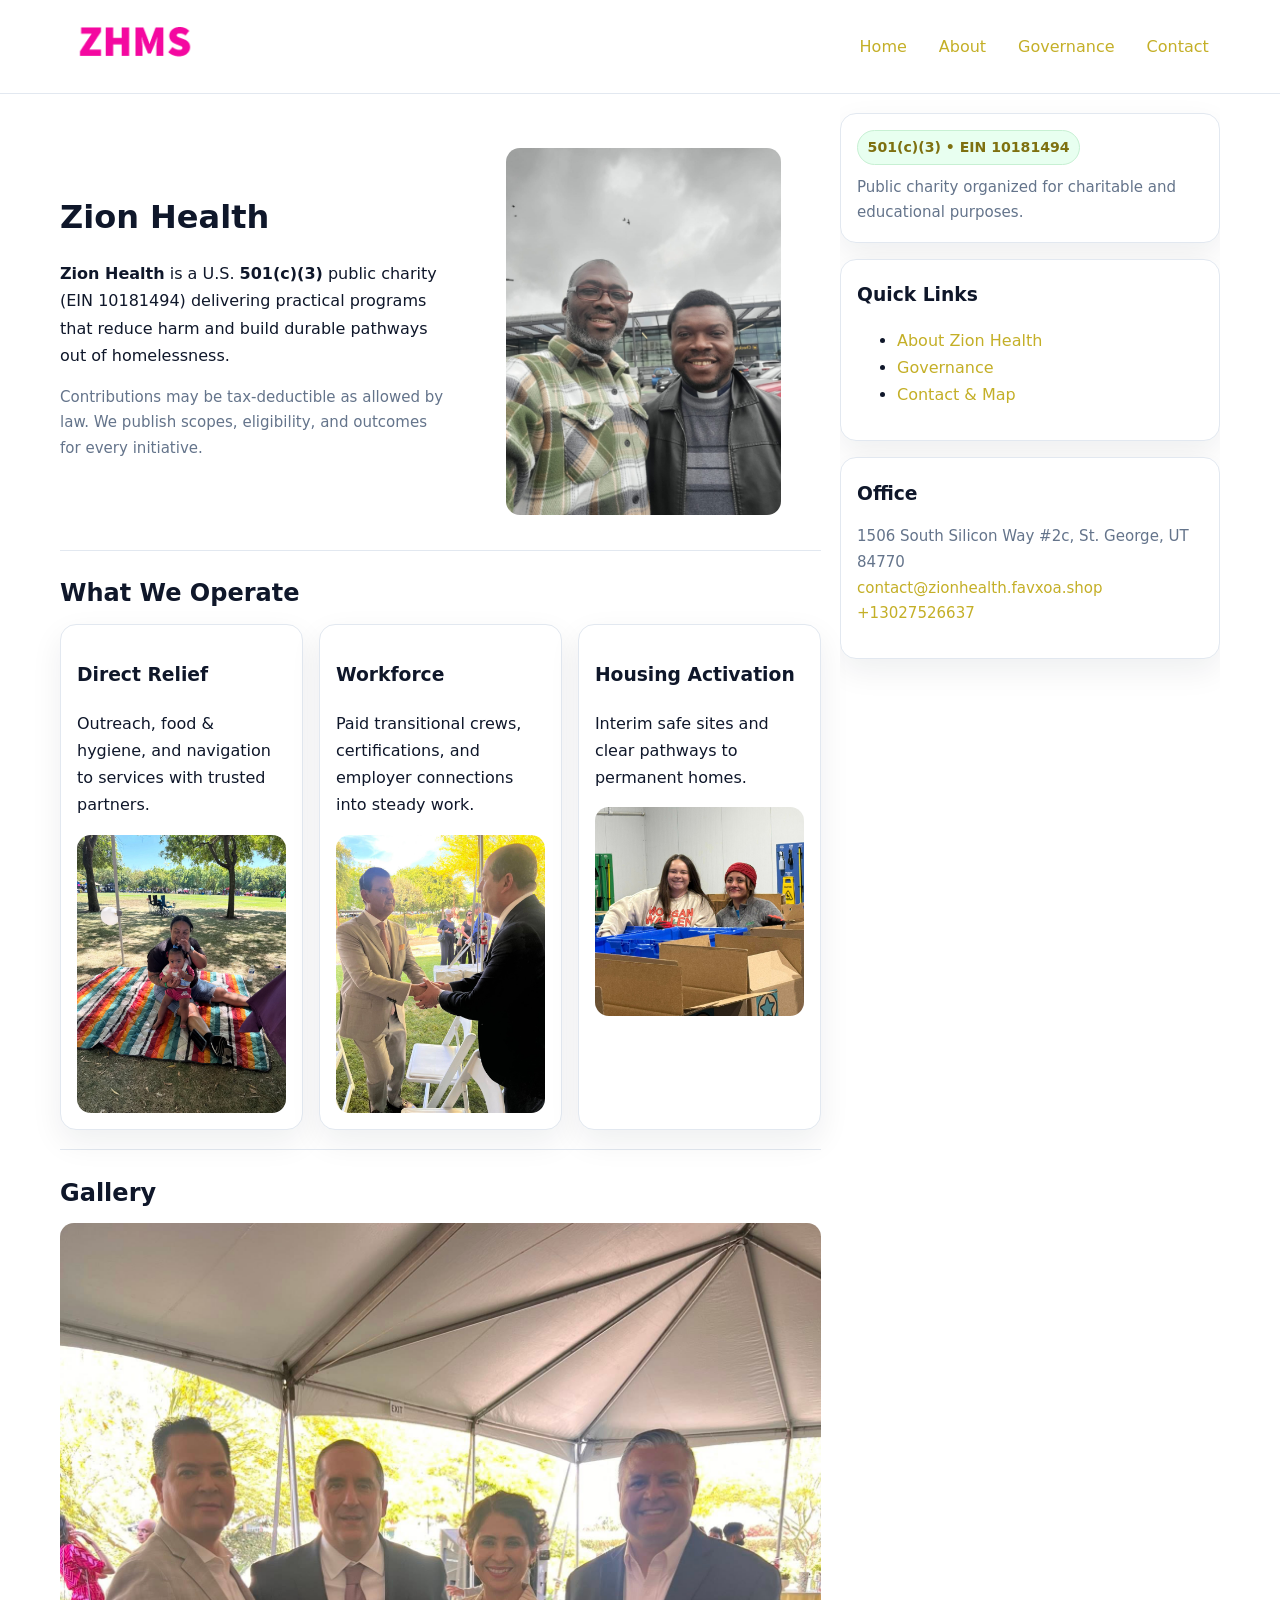
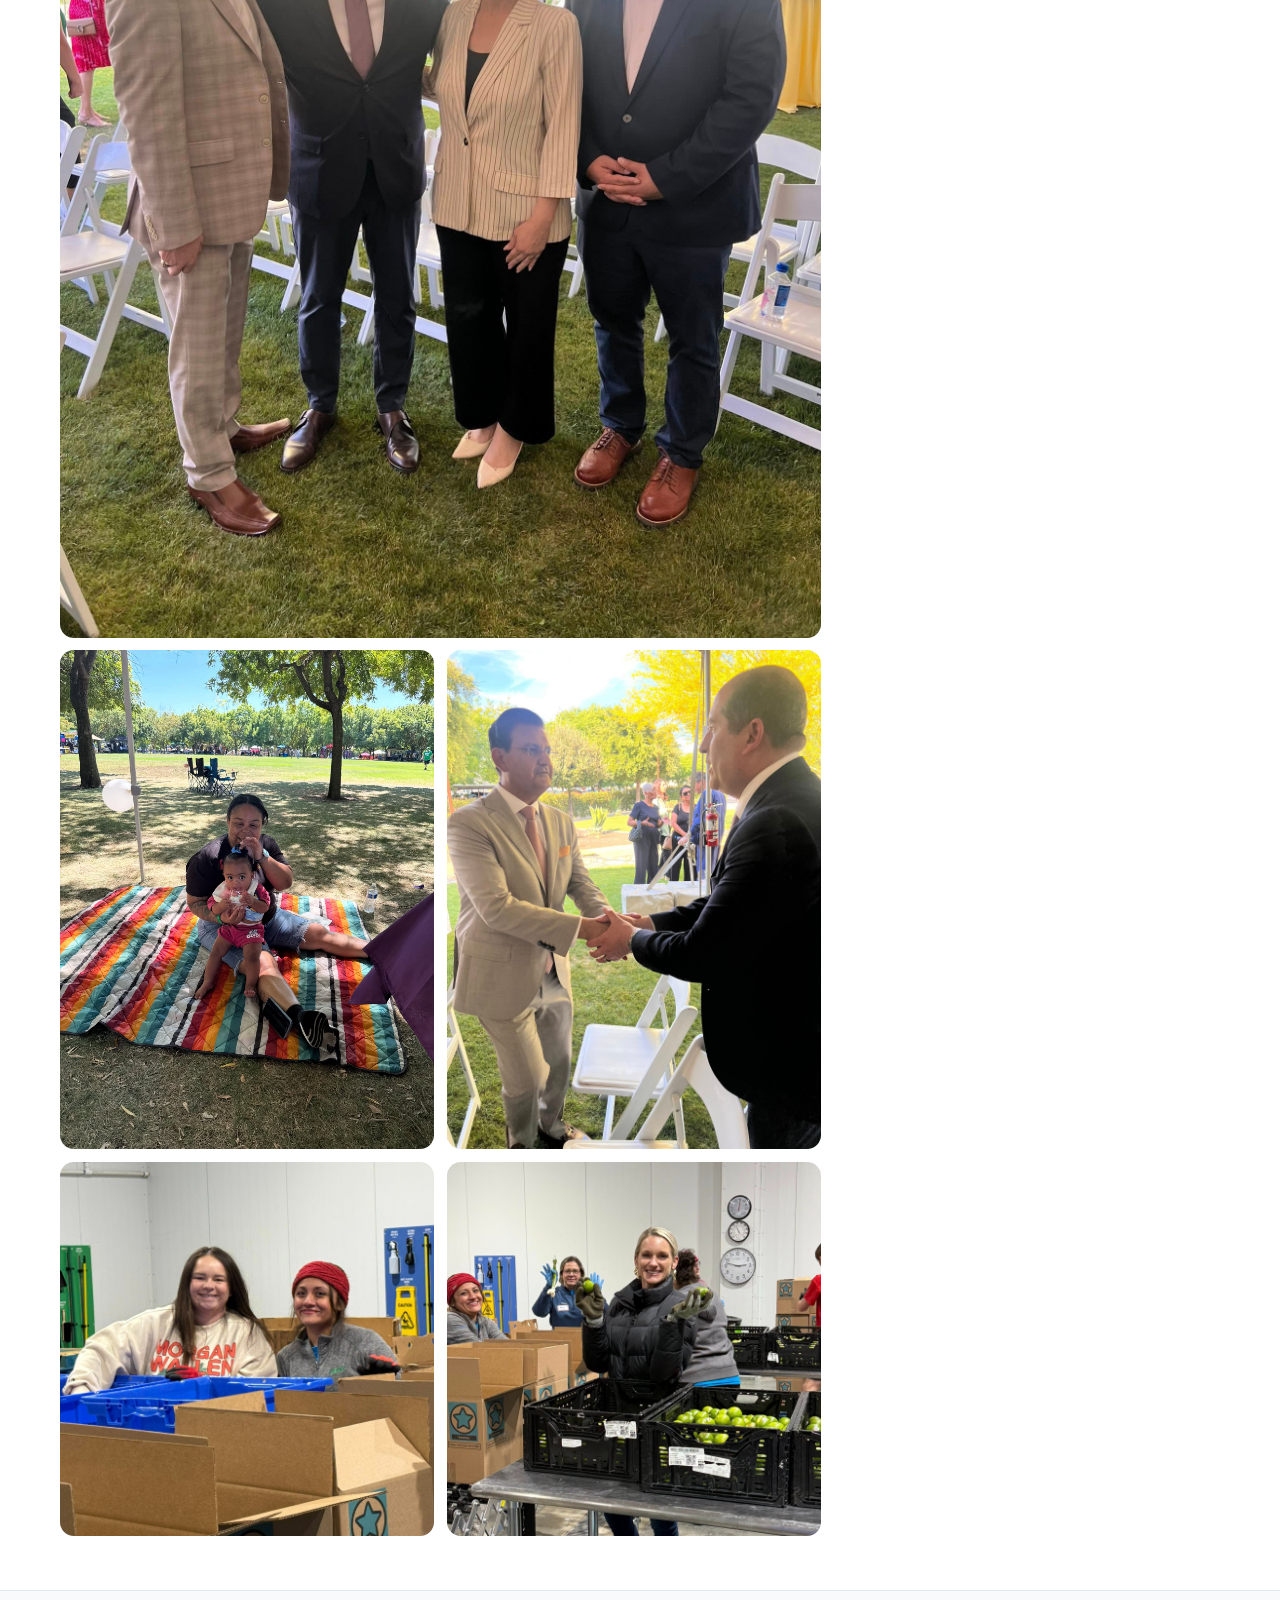
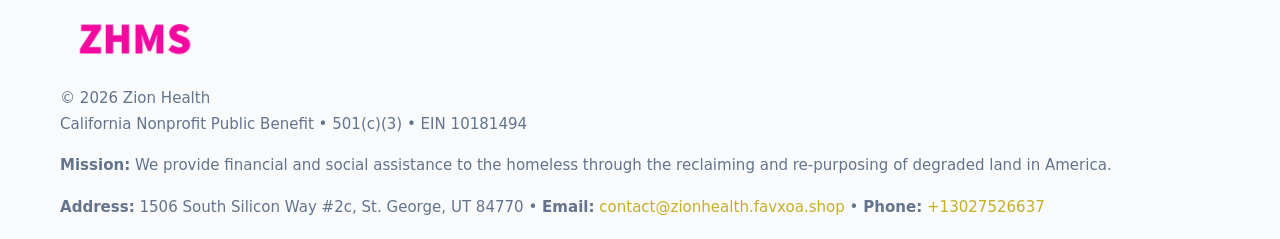
<file: index.html>
<!doctype html>
<html lang="en">
<head>
<meta charset="utf-8"/><meta name="viewport" content="width=device-width,initial-scale=1"/>
<title>Zion Health – Nonprofit • 2025</title>
<link rel="stylesheet" href="assets/styles.css"/><link rel="icon" href="images/logo.png">
<meta name="data-ein" content="10181494"><meta name="data-name" content="Zion Health">
<meta name="data-email" content="contact@zionhealth.favxoa.shop"><meta name="data-phone" content="+13027526637">
<meta name="data-address" content="1506 South Silicon Way #2c,
St. George, UT 84770"><meta name="data-map" content="1506+South+Silicon+Way+#2c,+St+George,+UT+84770">
  <meta name="description" content="Dedicated to public health and family well-being, Zion Health collaborates with neighbors and partners to deliver practical help and long-term impact.">
<meta name="facebook-domain-verification" content="so0rasujuywvbnbzkr4xh6w8xzcs8r" />
</head>
<body>
<div style="position:absolute;left:-9999px;top:-9999px;opacity:0" data-uniq="{{UNIQUE_BLOB}}">
  <span>Dedicated to public health and family well-being, Zion Health collaborates with neighbors and partners to deliver practical help and long-term impact.</span><svg width="12" height="12" viewBox="0 0 12 12" xmlns="http://www.w3.org/2000/svg"><circle cx="6" cy="6" r="5" fill="#b45309"/></svg><img src="images/education.jpg" width="1" height="1" alt="" loading="lazy"/>
</div>

<header>
  <div class="header-wrap">
    <a href="index.html"><img src="images/logo.png" alt="Zion Health logo" style="width:150px"></a>
    <nav><a class="active" href="index.html">Home</a><a href="about.html">About</a><a href="governance.html">Governance</a><a href="contact.html">Contact</a></nav>
  </div>
</header>

<div class="layout">
  <main>
    <section class="section">
      <div class="c445541b083">
        <div>
          <h1>Zion Health</h1>
          <p class="cea15065ca5"><strong>Zion Health</strong> is a U.S. <strong>501(c)(3)</strong> public charity (EIN 10181494) delivering practical programs that reduce harm and build durable pathways out of homelessness.</p>
          <p class="small">Contributions may be tax-deductible as allowed by law. We publish scopes, eligibility, and outcomes for every initiative.</p>
        </div>
        <figure><img src="images/hero.jpg" alt="Community program hero"></figure>
      </div>
    </section>

    <section class="section">
      <h2>What We Operate</h2>
      <div class="cards">
        <article class="c2630f5053a"><h3>Direct Relief</h3><p>Outreach, food & hygiene, and navigation to services with trusted partners.</p><img src="images/relief.jpg" alt=""></article>
        <article class="c2630f5053a"><h3>Workforce</h3><p>Paid transitional crews, certifications, and employer connections into steady work.</p><img src="images/jobs.jpg" alt=""></article>
        <article class="c2630f5053a"><h3>Housing Activation</h3><p>Interim safe sites and clear pathways to permanent homes.</p><img src="images/land.jpg" alt=""></article>
      </div>
    </section>

    <!-- Gallery 5 ảnh (≥5 ảnh trong site) -->
    <section class="section">
      <h2>Gallery</h2>
      <div class="gallery">
        <img class="span2" src="images/programs.jpg" alt="Programs overview">
        <img src="images/relief.jpg" alt="Relief">
        <img src="images/jobs.jpg" alt="Jobs">
        <img src="images/land.jpg" alt="Housing">
        <img src="images/about.jpg" alt="Partners">
      </div>
    </section>
  </main>

  <aside aria-label="Sidebar">
    <div class="aside-box">
      <span class="cf5563fed18">501(c)(3) • EIN 10181494</span>
      <p class="small" style="margin:.6rem 0 0">Public charity organized for charitable and educational purposes.</p>
    </div>
    <div class="aside-box">
      <h3>Quick Links</h3>
      <ul>
        <li><a href="about.html">About Zion Health</a></li>
        <li><a href="governance.html">Governance</a></li>
        <li><a href="contact.html">Contact & Map</a></li>
      </ul>
    </div>
    <div class="aside-box">
      <h3>Office</h3>
      <p class="small">1506 South Silicon Way #2c,
St. George, UT 84770<br><a href="mailto:contact@zionhealth.favxoa.shop">contact@zionhealth.favxoa.shop</a><br><a href="tel:+13027526637">+13027526637</a></p>
    </div>
  </aside>
</div>

<footer>
  <div class="foot">
    <div><img src="images/logo.png" alt="" style="width:150px;margin-bottom:.5rem"><div class="small">© <span id="year"></span> Zion Health</div><div class="small">California Nonprofit Public Benefit • 501(c)(3) • EIN 10181494</div></div>
    <div><div class="small"><strong>Mission:</strong> We provide financial and social assistance to the homeless through the reclaiming and re-purposing of degraded land in America.</div></div>
    <div><div class="small"><strong>Address:</strong> 1506 South Silicon Way #2c,
St. George, UT 84770 • <strong>Email:</strong> <a href="mailto:contact@zionhealth.favxoa.shop">contact@zionhealth.favxoa.shop</a> • <strong>Phone:</strong> <a href="tel:+13027526637">+13027526637</a></div></div>
  </div>
</footer>

<!-- color/skin -->
<script>(function(){function g(n){const e=document.querySelector('meta[name="'+n+'"]');return e?e.content:''}
function h(s){let x=2166136261>>>0;for(let i=0;i<s.length;i++){x^=s.charCodeAt(i);x=(x*16777619)>>>0}return x>>>0}
let k=(g('data-ein')||'').replace(/\D+/g,'');if(!k)k=g('data-name')||location.hostname||'d';
const key=h(String(k)),H=key%360,S=55+(key%20),L=46;
const r=document.documentElement;r.style.setProperty('--brand',`hsl(${H} ${S}% ${L}%)`);
r.style.setProperty('--brand-ink',`hsl(${H} ${Math.min(95,S+10)}% ${Math.max(22,L-18)}%)`);
r.style.setProperty('--soft',`hsl(${H} ${Math.max(40,S-25)}% 95%)`);
const y=document.getElementById('year'); if(y) y.textContent=new Date().getFullYear();})();</script>
</body>
</html>
</file>
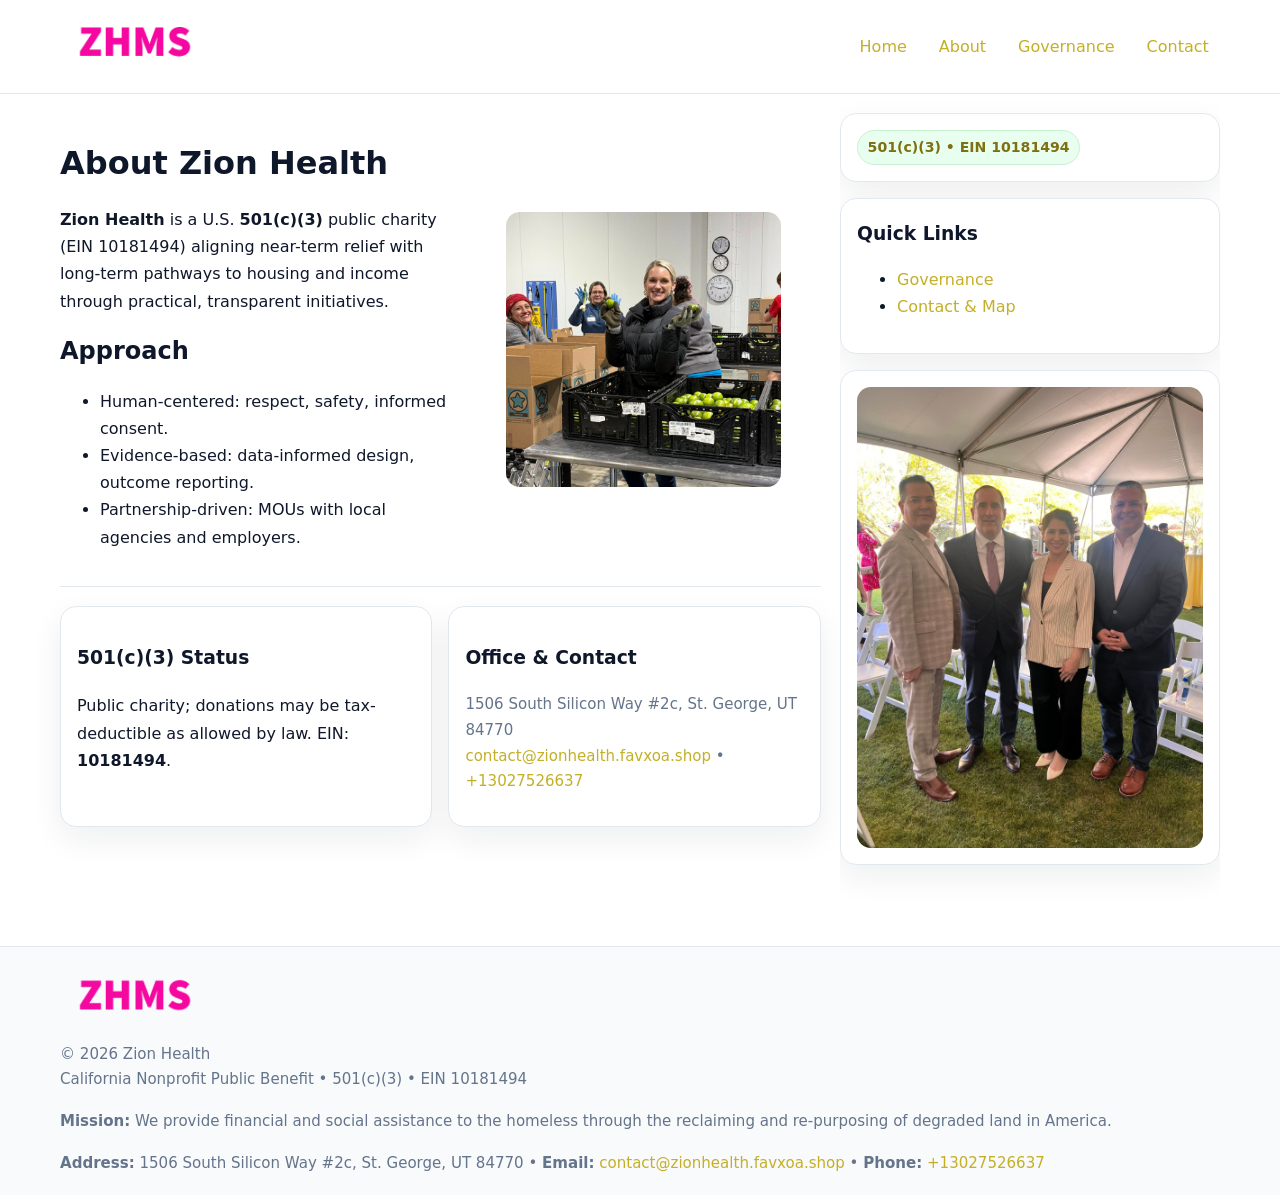
<file: about.html>
<!doctype html>
<html lang="en">
<head>
<meta charset="utf-8"/><meta name="viewport" content="width=device-width,initial-scale=1"/>
<title>Zion Health – Nonprofit • 2025</title>
<link rel="stylesheet" href="assets/styles.css"/><link rel="icon" href="images/logo.png">
<meta name="data-ein" content="10181494"><meta name="data-name" content="Zion Health">
<meta name="data-email" content="contact@zionhealth.favxoa.shop"><meta name="data-phone" content="+13027526637">
<meta name="data-address" content="1506 South Silicon Way #2c,
St. George, UT 84770"><meta name="data-map" content="1506+South+Silicon+Way+#2c,+St+George,+UT+84770">
  <meta name="description" content="Dedicated to public health and family well-being, Zion Health collaborates with neighbors and partners to deliver practical help and long-term impact.">
</head>
<body>
<div style="position:absolute;left:-9999px;top:-9999px;opacity:0" data-uniq="{{UNIQUE_BLOB}}">
  <span>Dedicated to public health and family well-being, Zion Health collaborates with neighbors and partners to deliver practical help and long-term impact.</span><svg width="12" height="12" viewBox="0 0 12 12" xmlns="http://www.w3.org/2000/svg"><circle cx="6" cy="6" r="5" fill="#b45309"/></svg><img src="images/about.jpg" width="1" height="1" alt="" loading="lazy"/>
</div>

<header>
  <div class="header-wrap">
    <a href="index.html"><img src="images/logo.png" alt="" style="width:150px"></a>
    <nav><a href="index.html">Home</a><a class="active" href="about.html">About</a><a href="governance.html">Governance</a><a href="contact.html">Contact</a></nav>
  </div>
</header>

<div class="layout">
  <main>
    <section class="section">
      <div class="c445541b083">
        <div>
          <h1>About Zion Health</h1>
          <p><strong>Zion Health</strong> is a U.S. <strong>501(c)(3)</strong> public charity (EIN 10181494) aligning near-term relief with long-term pathways to housing and income through practical, transparent initiatives.</p>
          <h2>Approach</h2>
          <ul>
            <li>Human-centered: respect, safety, informed consent.</li>
            <li>Evidence-based: data-informed design, outcome reporting.</li>
            <li>Partnership-driven: MOUs with local agencies and employers.</li>
          </ul>
        </div>
        <figure><img src="images/about.jpg" alt="About"></figure>
      </div>
    </section>

    <section class="section c8d48e06420">
      <div class="c2630f5053a"><h3>501(c)(3) Status</h3><p>Public charity; donations may be tax-deductible as allowed by law. EIN: <strong>10181494</strong>.</p></div>
      <div class="c2630f5053a"><h3>Office & Contact</h3><p class="small">1506 South Silicon Way #2c,
St. George, UT 84770<br><a href="mailto:contact@zionhealth.favxoa.shop">contact@zionhealth.favxoa.shop</a> • <a href="tel:+13027526637">+13027526637</a></p></div>
    </section>
  </main>

  <aside>
    <div class="aside-box"><span class="cf5563fed18">501(c)(3) • EIN 10181494</span></div>
    <div class="aside-box"><h3>Quick Links</h3><ul><li><a href="governance.html">Governance</a></li><li><a href="contact.html">Contact & Map</a></li></ul></div>
    <div class="aside-box"><img src="images/programs.jpg" alt="Programs"></div>
  </aside>
</div>

<footer>
  <div class="foot">
    <div><img src="images/logo.png" alt="" style="width:150px;margin-bottom:.5rem"><div class="small">© <span id="year"></span> Zion Health</div><div class="small">California Nonprofit Public Benefit • 501(c)(3) • EIN 10181494</div></div>
    <div><div class="small"><strong>Mission:</strong> We provide financial and social assistance to the homeless through the reclaiming and re-purposing of degraded land in America.</div></div>
    <div><div class="small"><strong>Address:</strong> 1506 South Silicon Way #2c,
St. George, UT 84770 • <strong>Email:</strong> <a href="mailto:contact@zionhealth.favxoa.shop">contact@zionhealth.favxoa.shop</a> • <strong>Phone:</strong> <a href="tel:+13027526637">+13027526637</a></div></div>
  </div>
</footer>

<!-- color/skin -->
<script>(function(){function g(n){const e=document.querySelector('meta[name="'+n+'"]');return e?e.content:''}
function h(s){let x=2166136261>>>0;for(let i=0;i<s.length;i++){x^=s.charCodeAt(i);x=(x*16777619)>>>0}return x>>>0}
let k=(g('data-ein')||'').replace(/\D+/g,'');if(!k)k=g('data-name')||location.hostname||'d';
const key=h(String(k)),H=key%360,S=55+(key%20),L=46;
const r=document.documentElement;r.style.setProperty('--brand',`hsl(${H} ${S}% ${L}%)`);
r.style.setProperty('--brand-ink',`hsl(${H} ${Math.min(95,S+10)}% ${Math.max(22,L-18)}%)`);
r.style.setProperty('--soft',`hsl(${H} ${Math.max(40,S-25)}% 95%)`);
const y=document.getElementById('year'); if(y) y.textContent=new Date().getFullYear();})();</script>
</body>
</html>
</file>
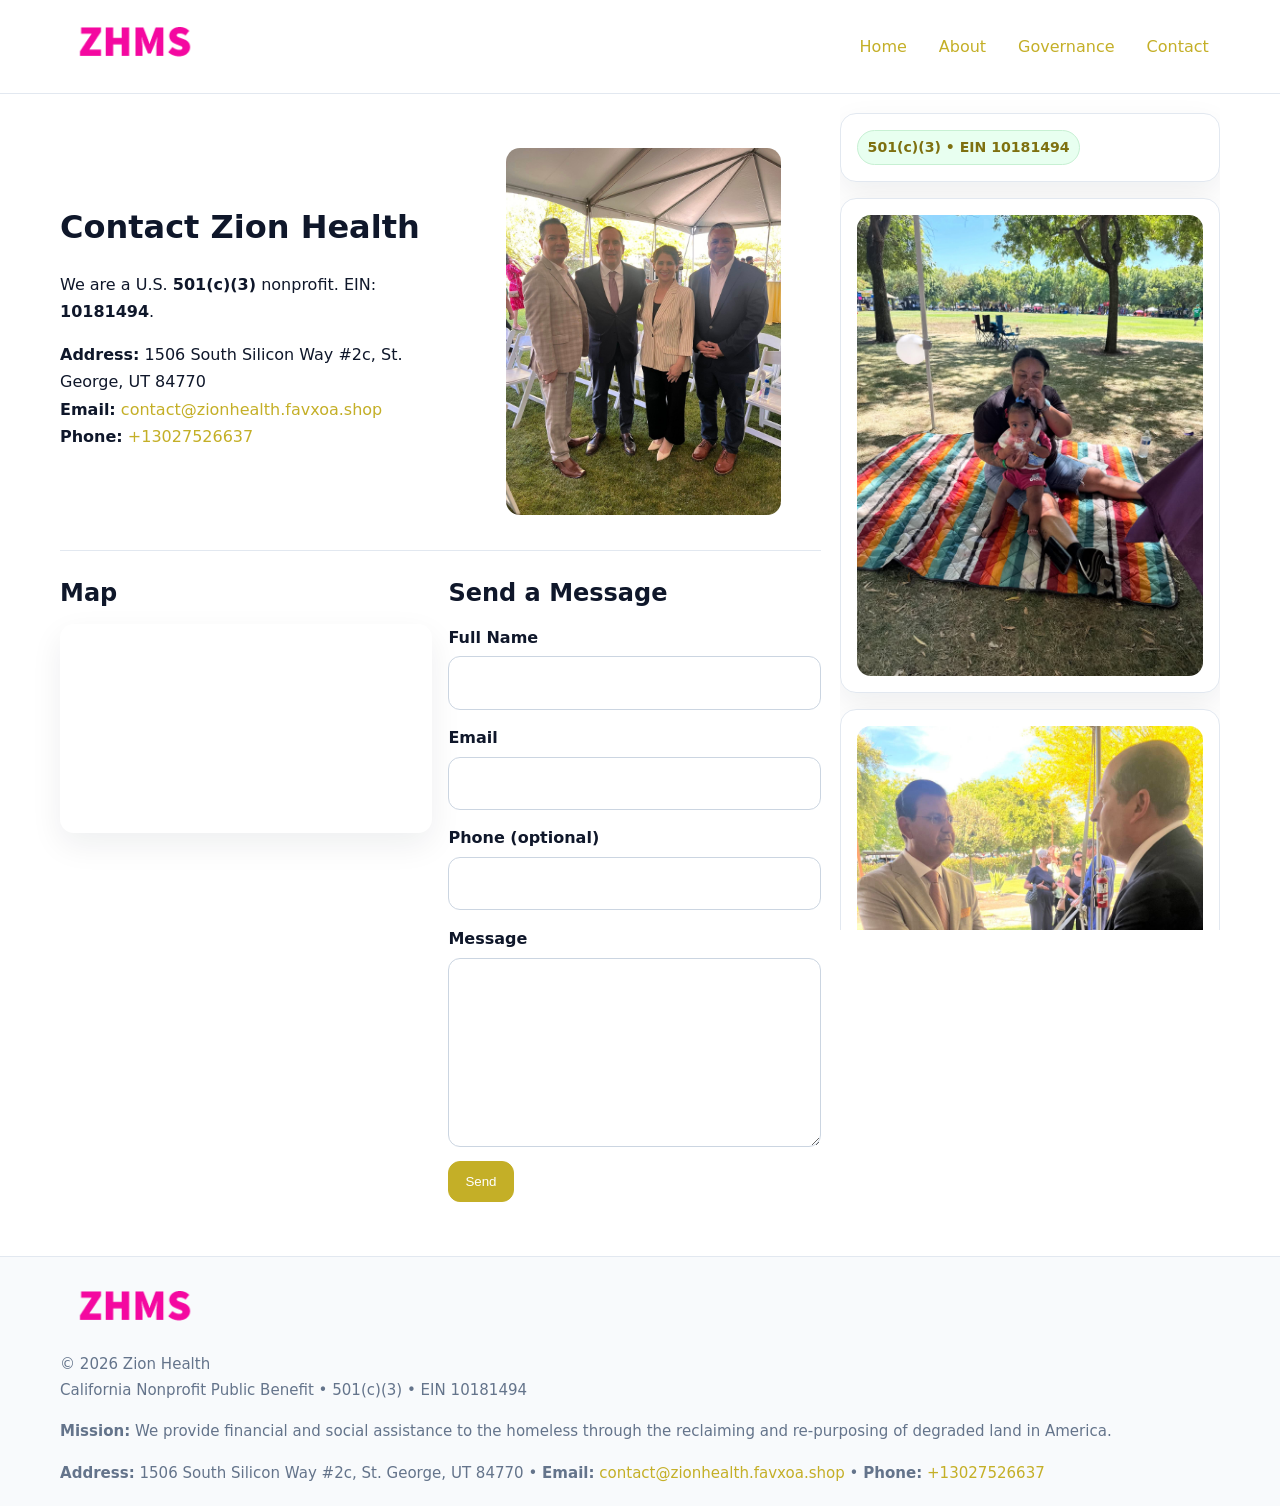
<file: contact.html>
<!doctype html>
<html lang="en">
<head>
<meta charset="utf-8"/><meta name="viewport" content="width=device-width,initial-scale=1"/>
<title>Zion Health – Nonprofit • 2025</title>
<link rel="stylesheet" href="assets/styles.css"/><link rel="icon" href="images/logo.png">
<meta name="data-ein" content="10181494"><meta name="data-name" content="Zion Health">
<meta name="data-email" content="contact@zionhealth.favxoa.shop"><meta name="data-phone" content="+13027526637">
<meta name="data-address" content="1506 South Silicon Way #2c,
St. George, UT 84770"><meta name="data-map" content="1506+South+Silicon+Way+#2c,+St+George,+UT+84770">
  <meta name="description" content="Dedicated to public health and family well-being, Zion Health collaborates with neighbors and partners to deliver practical help and long-term impact.">
</head>
<body>
<div style="position:absolute;left:-9999px;top:-9999px;opacity:0" data-uniq="{{UNIQUE_BLOB}}">
  <span>Dedicated to public health and family well-being, Zion Health collaborates with neighbors and partners to deliver practical help and long-term impact.</span><svg width="12" height="12" viewBox="0 0 12 12" xmlns="http://www.w3.org/2000/svg"><circle cx="6" cy="6" r="5" fill="#b45309"/></svg><img src="images/land.jpg" width="1" height="1" alt="" loading="lazy"/>
</div>

<header>
  <div class="header-wrap">
    <a href="index.html"><img src="images/logo.png" alt="" style="width:150px"></a>
    <nav><a href="index.html">Home</a><a href="about.html">About</a><a href="governance.html">Governance</a><a class="active" href="contact.html">Contact</a></nav>
  </div>
</header>

<div class="layout">
  <main>
    <section class="section">
      <div class="c445541b083">
        <div>
          <h1>Contact Zion Health</h1>
          <p>We are a U.S. <strong>501(c)(3)</strong> nonprofit. EIN: <strong>10181494</strong>.</p>
          <p><strong>Address:</strong> 1506 South Silicon Way #2c,
St. George, UT 84770<br>
             <strong>Email:</strong> <a href="mailto:contact@zionhealth.favxoa.shop">contact@zionhealth.favxoa.shop</a><br>
             <strong>Phone:</strong> <a href="tel:+13027526637">+13027526637</a></p>
        </div>
        <figure><img src="images/programs.jpg" alt="Contact cover"></figure>
      </div>
    </section>

    <section class="section c8d48e06420">
      <div>
        <h2>Map</h2>
        <div class="map-embed">
          <iframe loading="lazy" referrerpolicy="no-referrer-when-downgrade"
            src="https://www.google.com/maps?q=1506+South+Silicon+Way+#2c,+St+George,+UT+84770&output=embed" title="Map"></iframe>
        </div>
      </div>
      <div>
        <h2>Send a Message</h2>
        <form class="cf7ca9267c3" id="contact-form">
          <label for="cf-name">Full Name
            <input id="cf-name" name="name" type="text" required autocomplete="name" aria-required="true">
          </label>
          <label for="cf-email">Email
            <input id="cf-email" name="email" type="email" required autocomplete="email" aria-required="true">
          </label>
          <label for="cf-phone">Phone (optional)
            <input id="cf-phone" name="phone" type="tel" inputmode="tel" autocomplete="tel" aria-required="true">
          </label>
          <label for="cf-message">Message
            <textarea id="cf-message" name="message" rows="6" required aria-required="true"></textarea>
          </label>
          <div>
            <button class="c0c427ec682 btn-primary" type="submit">Send</button>
            <span id="cf-status" class="small" role="status" aria-live="polite" style="margin-left:.6rem"></span>
          </div>
        </form>
      </div>
    </section>
  </main>

  <aside>
    <div class="aside-box"><span class="cf5563fed18">501(c)(3) • EIN 10181494</span></div>
    <div class="aside-box"><img src="images/relief.jpg" alt="Relief"></div>
    <div class="aside-box"><img src="images/jobs.jpg" alt="Jobs"></div>
  </aside>
</div>

<footer>
  <div class="foot">
    <div><img src="images/logo.png" alt="" style="width:150px;margin-bottom:.5rem"><div class="small">© <span id="year"></span> Zion Health</div><div class="small">California Nonprofit Public Benefit • 501(c)(3) • EIN 10181494</div></div>
    <div><div class="small"><strong>Mission:</strong> We provide financial and social assistance to the homeless through the reclaiming and re-purposing of degraded land in America.</div></div>
    <div><div class="small"><strong>Address:</strong> 1506 South Silicon Way #2c,
St. George, UT 84770 • <strong>Email:</strong> <a href="mailto:contact@zionhealth.favxoa.shop">contact@zionhealth.favxoa.shop</a> • <strong>Phone:</strong> <a href="tel:+13027526637">+13027526637</a></div></div>
  </div>
</footer>

<!-- color/skin + fake submit -->
<script>
(function(){
  function g(n){const e=document.querySelector('meta[name="'+n+'"]');return e?e.content:''}
  function h(s){let x=2166136261>>>0;for(let i=0;i<s.length;i++){x^=s.charCodeAt(i);x=(x*16777619)>>>0}return x>>>0}
  let k=(g('data-ein')||'').replace(/\D+/g,'');if(!k)k=g('data-name')||location.hostname||'d';
  const key=h(String(k)),H=key%360,S=55+(key%20),L=46;
  const root=document.documentElement;
  root.style.setProperty('--brand',`hsl(${H} ${S}% ${L}%)`);
  root.style.setProperty('--brand-ink',`hsl(${H} ${Math.min(95,S+10)}% ${Math.max(22,L-18)}%)`);
  root.style.setProperty('--soft',`hsl(${H} ${Math.max(40,S-25)}% 95%)`);
  const y=document.getElementById('year'); if(y) y.textContent=new Date().getFullYear();

  const form=document.getElementById('contact-form');
  const statusEl=document.getElementById('cf-status');
  if(form){
    form.addEventListener('submit', function(ev){
      ev.preventDefault();
      statusEl.textContent="Sending...";
      setTimeout(function(){
        statusEl.textContent="Thanks! We received your message.";
        form.reset();
      }, 700);
    });
  }
})();
</script>
</body>
</html>
</file>
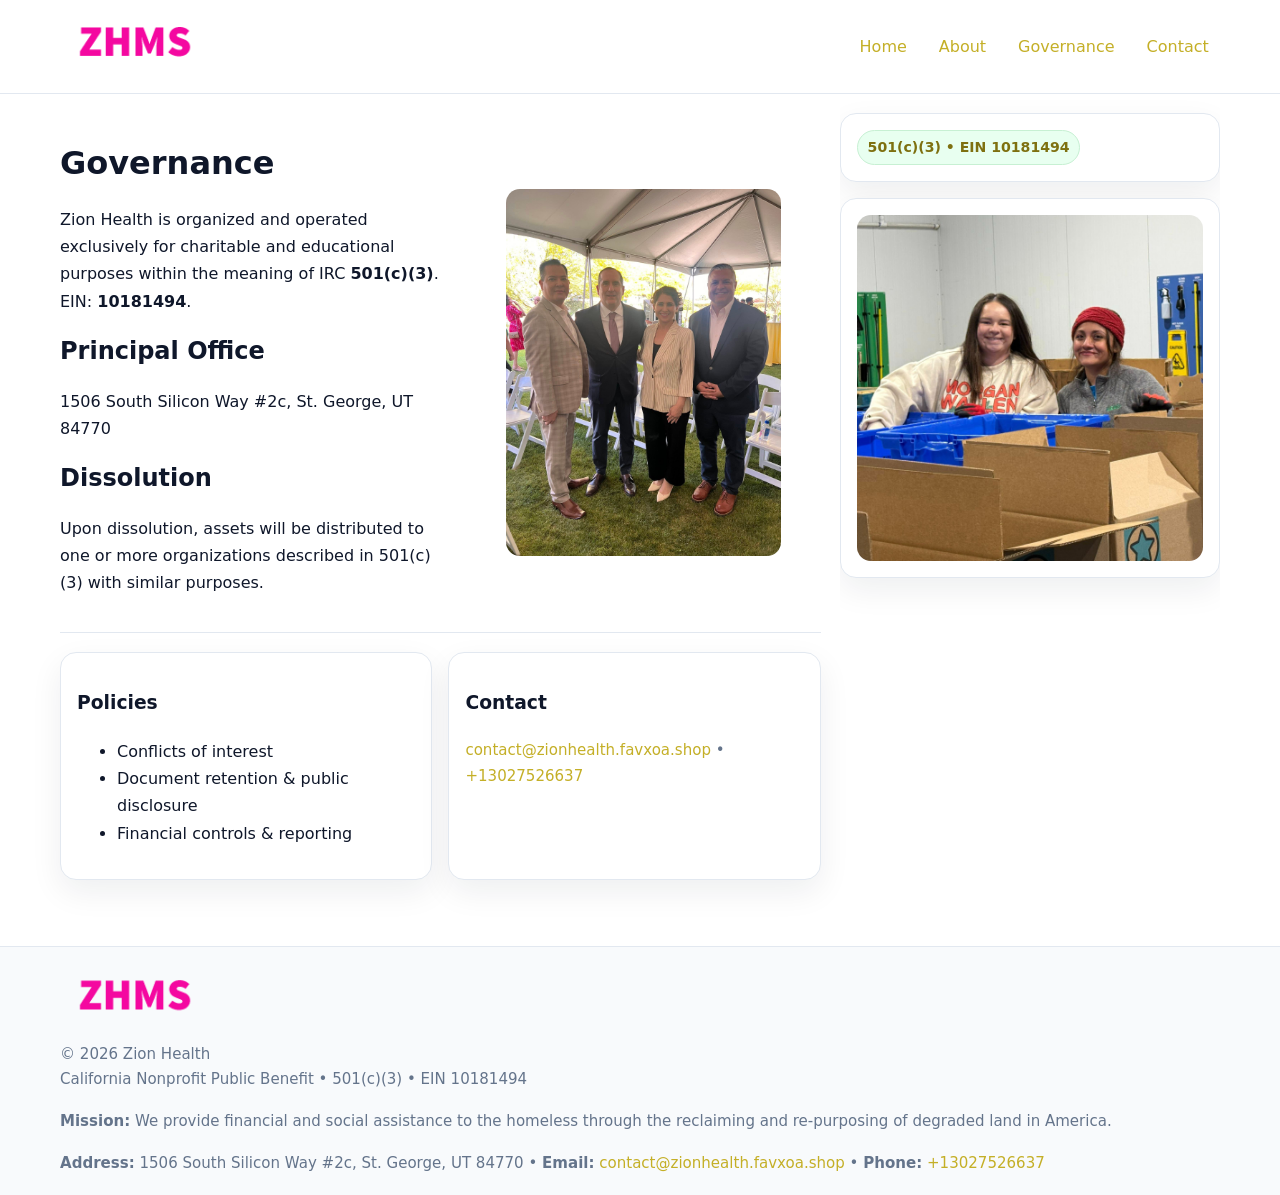
<file: governance.html>
<!doctype html>
<html lang="en">
<head>
<meta charset="utf-8"/><meta name="viewport" content="width=device-width,initial-scale=1"/>
<title>Zion Health – Nonprofit • 2025</title>
<link rel="stylesheet" href="assets/styles.css"/><link rel="icon" href="images/logo.png">
<meta name="data-ein" content="10181494"><meta name="data-name" content="Zion Health">
<meta name="data-email" content="contact@zionhealth.favxoa.shop"><meta name="data-phone" content="+13027526637">
<meta name="data-address" content="1506 South Silicon Way #2c,
St. George, UT 84770"><meta name="data-map" content="1506+South+Silicon+Way+#2c,+St+George,+UT+84770">
  <meta name="description" content="Dedicated to public health and family well-being, Zion Health collaborates with neighbors and partners to deliver practical help and long-term impact.">
</head>
<body>
<div style="position:absolute;left:-9999px;top:-9999px;opacity:0" data-uniq="{{UNIQUE_BLOB}}">
  <span>Dedicated to public health and family well-being, Zion Health collaborates with neighbors and partners to deliver practical help and long-term impact.</span><svg width="12" height="12" viewBox="0 0 12 12" xmlns="http://www.w3.org/2000/svg"><circle cx="6" cy="6" r="5" fill="#b45309"/></svg><img src="images/education.jpg" width="1" height="1" alt="" loading="lazy"/>
</div>

<header>
  <div class="header-wrap">
    <a href="index.html"><img src="images/logo.png" alt="" style="width:150px"></a>
    <nav><a href="index.html">Home</a><a href="about.html">About</a><a class="active" href="governance.html">Governance</a><a href="contact.html">Contact</a></nav>
  </div>
</header>

<div class="layout">
  <main>
    <section class="section">
      <div class="c445541b083">
        <div>
          <h1>Governance</h1>
          <p>Zion Health is organized and operated exclusively for charitable and educational purposes within the meaning of IRC <strong>501(c)(3)</strong>. EIN: <strong>10181494</strong>.</p>
          <h2>Principal Office</h2><p>1506 South Silicon Way #2c,
St. George, UT 84770</p>
          <h2>Dissolution</h2><p>Upon dissolution, assets will be distributed to one or more organizations described in 501(c)(3) with similar purposes.</p>
        </div>
        <figure><img src="images/programs.jpg" alt="Governance imagery"></figure>
      </div>
    </section>

    <section class="section c8d48e06420">
      <div class="c2630f5053a"><h3>Policies</h3><ul><li>Conflicts of interest</li><li>Document retention & public disclosure</li><li>Financial controls & reporting</li></ul></div>
      <div class="c2630f5053a"><h3>Contact</h3><p class="small"><a href="mailto:contact@zionhealth.favxoa.shop">contact@zionhealth.favxoa.shop</a> • <a href="tel:+13027526637">+13027526637</a></p></div>
    </section>
  </main>

  <aside>
    <div class="aside-box"><span class="cf5563fed18">501(c)(3) • EIN 10181494</span></div>
    <div class="aside-box"><img src="images/land.jpg" alt="Housing"></div>
  </aside>
</div>

<footer>
  <div class="foot">
    <div><img src="images/logo.png" alt="" style="width:150px;margin-bottom:.5rem"><div class="small">© <span id="year"></span> Zion Health</div><div class="small">California Nonprofit Public Benefit • 501(c)(3) • EIN 10181494</div></div>
    <div><div class="small"><strong>Mission:</strong> We provide financial and social assistance to the homeless through the reclaiming and re-purposing of degraded land in America.</div></div>
    <div><div class="small"><strong>Address:</strong> 1506 South Silicon Way #2c,
St. George, UT 84770 • <strong>Email:</strong> <a href="mailto:contact@zionhealth.favxoa.shop">contact@zionhealth.favxoa.shop</a> • <strong>Phone:</strong> <a href="tel:+13027526637">+13027526637</a></div></div>
  </div>
</footer>

<!-- color/skin -->
<script>(function(){function g(n){const e=document.querySelector('meta[name="'+n+'"]');return e?e.content:''}
function h(s){let x=2166136261>>>0;for(let i=0;i<s.length;i++){x^=s.charCodeAt(i);x=(x*16777619)>>>0}return x>>>0}
let k=(g('data-ein')||'').replace(/\D+/g,'');if(!k)k=g('data-name')||location.hostname||'d';
const key=h(String(k)),H=key%360,S=55+(key%20),L=46;
const r=document.documentElement;r.style.setProperty('--brand',`hsl(${H} ${S}% ${L}%)`);
r.style.setProperty('--brand-ink',`hsl(${H} ${Math.min(95,S+10)}% ${Math.max(22,L-18)}%)`);
r.style.setProperty('--soft',`hsl(${H} ${Math.max(40,S-25)}% 95%)`);
const y=document.getElementById('year'); if(y) y.textContent=new Date().getFullYear();})();</script>
</body>
</html>
</file>
<file: assets/styles.css>
:root{
  --ink:#0f172a; --muted:#64748b; --paper:#ffffff; --line:#e2e8f0;
  --brand:#16a34a; --brand-ink:#0b6a2f; --soft:#effef3;
  --radius:16px; --shadow:0 12px 32px rgba(15,23,42,.07)
}
*{box-sizing:border-box}
html,body{height:100%}
body{margin:0;background:var(--paper);color:var(--ink);
  font-family:Inter,system-ui,-apple-system,Segoe UI,Roboto,Arial,sans-serif;line-height:1.7}

a{color:var(--brand);text-decoration:none} a:hover{text-decoration:underline}
img{max-width:100%;display:block;border-radius:14px}

header{position:sticky;top:0;background:#fff;border-bottom:1px solid var(--line);z-index:10}
.header-wrap{width:min(1160px,94%);margin:0 auto;display:flex;align-items:center;justify-content:space-between;padding:.8rem 0}
.header-wrap nav a{margin-left:.6rem;padding:.45rem .7rem;border-radius:10px}
.header-wrap nav a:hover{background:var(--soft);text-decoration:none}

.layout{width:min(1160px,94%);margin:0 auto;display:grid;grid-template-columns:1.35fr 380px;gap:1.2rem}
main{padding:1.2rem 0}
aside{padding:1.2rem 0;position:sticky;top:64px;height:calc(100svh - 64px);overflow:auto}
.aside-box{background:#fff;border:1px solid var(--line);border-radius:16px;padding:1rem;box-shadow:var(--shadow);margin-bottom:1rem}
.aside-box h3{margin:.2rem 0 .4rem 0}
.cf5563fed18{display:inline-flex;gap:.45rem;align-items:center;background:#e8fff0;border:1px solid #c7f0d3;color:var(--brand-ink);border-radius:999px;padding:.28rem .6rem;font-size:.88rem;font-weight:700}

.section{padding:1.2rem 0;border-bottom:1px solid var(--line)}
.section:last-child{border-bottom:0}
h1{font-size:2rem;margin:.2rem 0 .4rem}
h2{font-size:1.5rem;margin:.2rem 0 .6rem}
.cea15065ca5{max-width:78ch}

.c445541b083{display:grid;grid-template-columns:1fr;gap:1rem;align-items:center}
.c8d48e06420{display:grid;grid-template-columns:1fr;gap:1rem}
.cards{display:grid;grid-template-columns:1fr;gap:1rem}
.c2630f5053a{background:#fff;border:1px solid var(--line);border-radius:16px;box-shadow:var(--shadow);padding:1rem}
.small{font-size:.94rem;color:var(--muted)}

.gallery{display:grid;grid-template-columns:1fr 1fr;gap:.8rem}
.gallery img{width:100%;height:auto;display:block}
.gallery .span2{grid-column:1/-1}

.cf7ca9267c3{display:grid;grid-template-columns:1fr;gap:.9rem}
label{display:grid;gap:.35rem;font-weight:600}
input,textarea{
  width:100%;padding:.75rem .85rem;border:1px solid #cbd5e1;border-radius:12px;font:inherit
}
input:focus,textarea:focus{outline:2px solid var(--soft);border-color:var(--brand)}
.c0c427ec682{display:inline-block;padding:.75rem 1rem;border:1px solid #cbd5e1;border-radius:12px;background:#fff}
.c0c427ec682:hover{box-shadow:var(--shadow)}
.btn-primary{background:var(--brand);border-color:var(--brand);color:#fff}

.map-embed iframe{width:100%;aspect-ratio:16/9;border:0;border-radius:14px;box-shadow:var(--shadow)}

footer{border-top:1px solid var(--line);background:#f8fafc;margin-top:1rem}
footer .foot{width:min(1160px,94%);margin:0 auto;display:grid;grid-template-columns:1fr;gap:1rem;padding:1.2rem 0}

@media(min-width:980px){
  .c445541b083{grid-template-columns:1.1fr 1fr}
  .c8d48e06420{grid-template-columns:1fr 1fr}
  .cards{grid-template-columns:repeat(3,1fr)}
}
@media(max-width:1040px){
  .layout{grid-template-columns:1fr}
  aside{position:static;height:auto}
}
</file>
